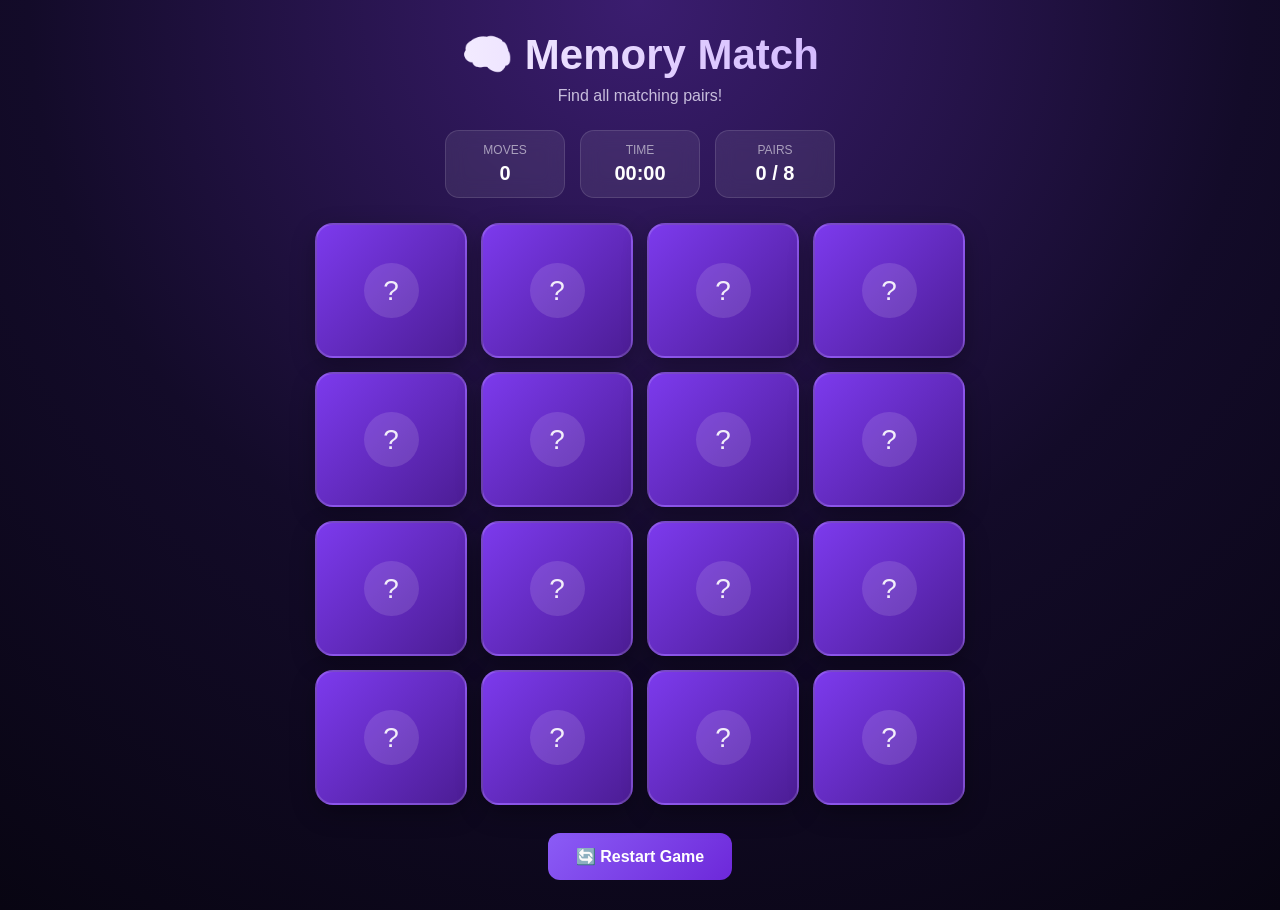
<file: index.html>
<!DOCTYPE html>
<html lang="en">

<head>
    <meta charset="UTF-8">
    <meta name="viewport" content="width=device-width, initial-scale=1.0">

    <title>Memory Card Game</title>

    <link rel="stylesheet" href="style.css">
</head>

<body>

    <div class="game-container">

        <h1>🧠 Memory Match</h1>

        <p class="subtitle">
            Find all matching pairs!
        </p>

        <div class="stats">

            <div class="stat-box">
                <span>Moves</span>
                <strong id="moves">0</strong>
            </div>

            <div class="stat-box">
                <span>Time</span>
                <strong id="timer">00:00</strong>
            </div>

            <div class="stat-box">
                <span>Pairs</span>
                <strong id="pairs">0 / 8</strong>
            </div>

        </div>

        <div id="game-board" class="game-board"></div>

        <button id="restart-btn" class="restart-btn">
            🔄 Restart Game
        </button>

    </div>


    <!-- Win Modal -->

    <div id="win-modal" class="modal">

        <div class="modal-content">

            <div class="trophy">
                🏆
            </div>

            <h2>You Win!</h2>

            <p>Congratulations! 🎉</p>

            <p>
                You completed the game in
                <strong id="final-moves">0</strong>
                moves.
            </p>

            <p>
                Time:
                <strong id="final-time">00:00</strong>
            </p>

            <button id="play-again" class="restart-btn">
                🎮 Play Again
            </button>

        </div>

    </div>


    <script src="script.js"></script>
    
</body>

</html>
</file>
<file: style.css>
* {
    margin: 0;
    padding: 0;
    box-sizing: border-box;
}

body {
    min-height: 100vh;

    font-family: Arial, Helvetica, sans-serif;

    background:
        radial-gradient(circle at top, #3b1d70, #130b29 55%, #080512);

    color: white;

    display: flex;
    justify-content: center;
    align-items: center;

    padding: 30px;
}

.game-container {
    width: 100%;
    max-width: 650px;

    text-align: center;
}

h1 {
    font-size: 42px;
    margin-bottom: 8px;

    background: linear-gradient(90deg, #ffffff, #c8a7ff);
    -webkit-background-clip: text;
    -webkit-text-fill-color: transparent;
}

.subtitle {
    color: #c7bddc;
    margin-bottom: 25px;
    font-size: 16px;
}

.stats {
    display: flex;
    justify-content: center;
    gap: 15px;

    margin-bottom: 25px;
}

.stat-box {
    min-width: 120px;

    padding: 12px 20px;

    background: rgba(255, 255, 255, 0.08);

    border: 1px solid rgba(255, 255, 255, 0.12);

    border-radius: 14px;

    backdrop-filter: blur(10px);
}

.stat-box span {
    display: block;

    font-size: 12px;

    color: #aaa0bd;

    margin-bottom: 5px;

    text-transform: uppercase;
}

.stat-box strong {
    font-size: 20px;
}

.game-board {
    width: 100%;

    display: grid;

    grid-template-columns: repeat(4, 1fr);

    gap: 14px;

    perspective: 1000px;
}

.card {
    height: 135px;

    cursor: pointer;

    perspective: 1000px;
}

.card-inner {
    position: relative;

    width: 100%;
    height: 100%;

    transition: transform 0.5s;

    transform-style: preserve-3d;
}

.card.flipped .card-inner,
.card.matched .card-inner {
    transform: rotateY(180deg);
}

.card-front,
.card-back {
    position: absolute;

    width: 100%;
    height: 100%;

    backface-visibility: hidden;

    border-radius: 18px;

    display: flex;
    align-items: center;
    justify-content: center;
}

.card-front {
    background:
        linear-gradient(135deg, #7c3aed, #4c1d95);

    border: 2px solid rgba(255, 255, 255, 0.15);

    font-size: 38px;

    box-shadow:
        0 8px 25px rgba(0, 0, 0, 0.3);
}

.card-front::after {
    content: "?";

    width: 55px;
    height: 55px;

    border-radius: 50%;

    display: flex;
    align-items: center;
    justify-content: center;

    background: rgba(255, 255, 255, 0.12);

    color: rgba(255, 255, 255, 0.9);

    font-size: 28px;
}

.card-back {
    background: rgba(255, 255, 255, 0.96);

    color: #24143f;

    transform: rotateY(180deg);

    font-size: 48px;

    box-shadow:
        0 8px 25px rgba(0, 0, 0, 0.3);
}

.card.matched .card-back {
    border: 4px solid #22c55e;

    animation: matchedAnimation 0.5s ease;
}

@keyframes matchedAnimation {
    0% {
        transform: rotateY(180deg) scale(1);
    }

    50% {
        transform: rotateY(180deg) scale(1.08);
    }

    100% {
        transform: rotateY(180deg) scale(1);
    }
}

.card:hover .card-front {
    transform: translateY(-4px);

    box-shadow:
        0 12px 30px rgba(0, 0, 0, 0.4);
}

.restart-btn {
    margin-top: 28px;

    border: none;

    padding: 14px 28px;

    border-radius: 12px;

    background: linear-gradient(135deg, #8b5cf6, #6d28d9);

    color: white;

    font-size: 16px;

    font-weight: bold;

    cursor: pointer;

    transition: 0.2s;
}

.restart-btn:hover {
    transform: translateY(-2px);

    box-shadow:
        0 8px 20px rgba(124, 58, 237, 0.4);
}


/* Win Modal */

.modal {
    position: fixed;

    inset: 0;

    background: rgba(5, 2, 15, 0.8);

    backdrop-filter: blur(8px);

    display: none;

    justify-content: center;
    align-items: center;

    padding: 20px;
}

.modal.show {
    display: flex;
}

.modal-content {
    width: 100%;
    max-width: 400px;

    background:
        linear-gradient(145deg, #241442, #130b29);

    border: 1px solid rgba(255, 255, 255, 0.12);

    border-radius: 24px;

    padding: 40px 25px;

    text-align: center;

    box-shadow:
        0 20px 60px rgba(0, 0, 0, 0.5);

    animation: popup 0.35s ease;
}

@keyframes popup {
    from {
        opacity: 0;
        transform: scale(0.8);
    }

    to {
        opacity: 1;
        transform: scale(1);
    }
}

.trophy {
    font-size: 70px;

    margin-bottom: 15px;
}

.modal-content h2 {
    font-size: 34px;

    margin-bottom: 10px;
}

.modal-content p {
    color: #c7bddc;

    margin: 8px 0;
}

.modal-content strong {
    color: white;
}


/* Mobile */

@media (max-width: 600px) {

    body {
        padding: 18px;
    }

    h1 {
        font-size: 32px;
    }

    .stats {
        gap: 8px;
    }

    .stat-box {
        min-width: 0;

        flex: 1;

        padding: 10px;
    }

    .stat-box strong {
        font-size: 17px;
    }

    .game-board {
        gap: 9px;
    }

    .card {
        height: 85px;
    }

    .card-back {
        font-size: 32px;
    }
}
</file>
